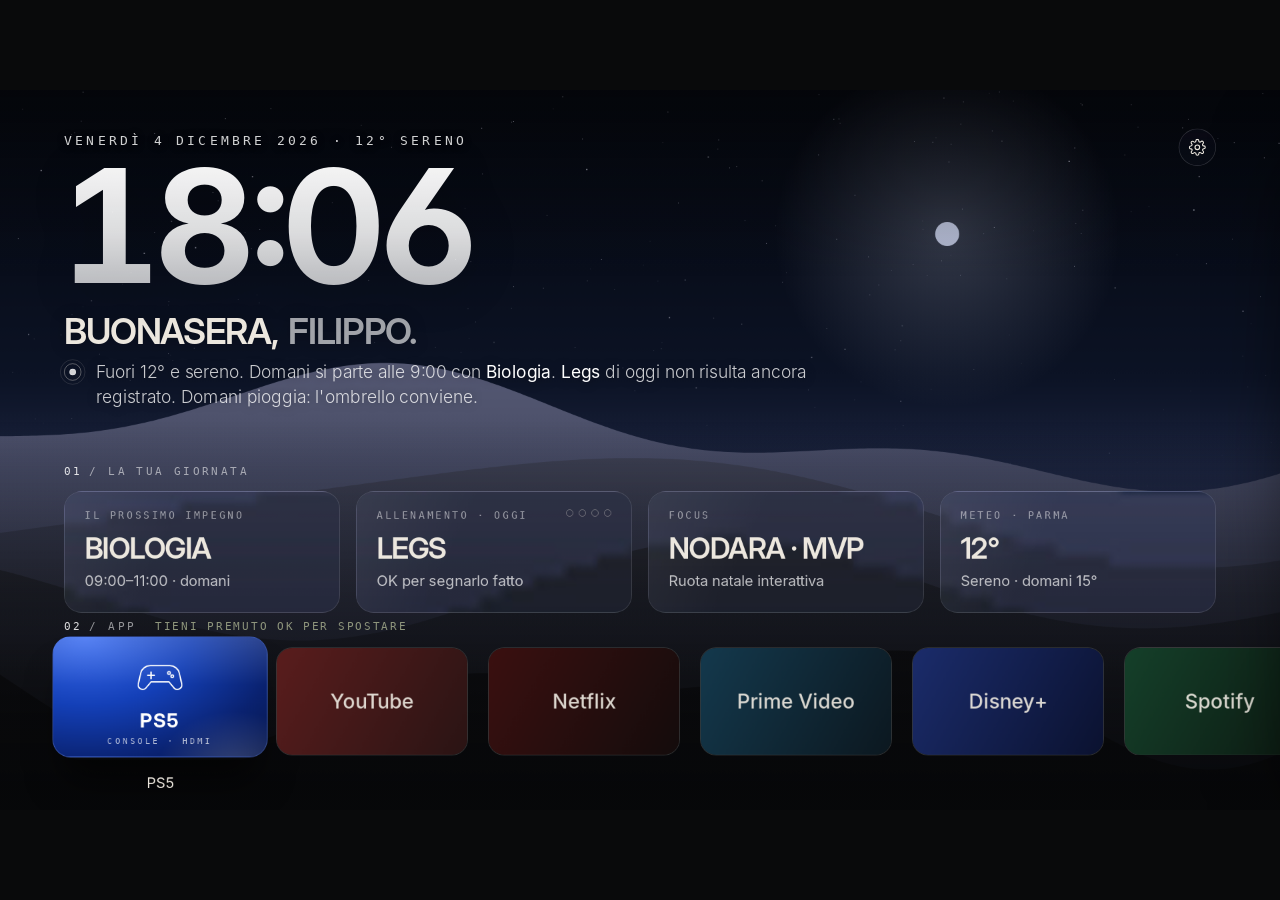
<file: app/src/main/assets/www/index.html>
<!doctype html>
<html lang="it">
<head>
<meta charset="utf-8">
<meta name="viewport" content="width=device-width,initial-scale=1">
<title>BIOS TV</title>
<link rel="stylesheet" href="style.css">
</head>
<body class="theme-landscape">
<div id="stage">
  <div class="bg">
    <canvas class="scene" id="scene" width="1920" height="1080"></canvas>
    <canvas class="scene scene-b" id="sceneB" width="1920" height="1080"></canvas>
    <div class="mist"><i></i><i></i></div>
    <img class="wallpaper" id="wallpaper" alt="">
    <div class="glow glow-a"></div>
    <div class="glow glow-b"></div>
    <div class="glow glow-tint" id="tintA"></div>
    <div class="glow glow-tint" id="tintB"></div>
    <div class="grain"></div>
  </div>

  <header class="topbar">
    <div class="brand"><span class="wordmark">BIOS</span><span class="mono dim">/ TV</span></div>
    <div class="top-right">
      <div class="weather-pill" id="weatherPill">
        <span class="wicon" id="wIcon"></span>
        <span class="wtemp" id="wTemp">--°</span>
        <span class="wdesc mono" id="wDesc">METEO</span>
      </div>
      <button class="icon-btn focusable" id="btnSettings" data-row="top" data-idx="0" aria-label="Impostazioni">
        <svg viewBox="0 0 24 24"><circle cx="12" cy="12" r="3.2"/><path d="M19.4 15a1.7 1.7 0 0 0 .3 1.8l.1.1a2 2 0 1 1-2.8 2.8l-.1-.1a1.7 1.7 0 0 0-1.8-.3 1.7 1.7 0 0 0-1 1.5V21a2 2 0 1 1-4 0v-.1a1.7 1.7 0 0 0-1.1-1.5 1.7 1.7 0 0 0-1.8.3l-.1.1a2 2 0 1 1-2.8-2.8l.1-.1a1.7 1.7 0 0 0 .3-1.8 1.7 1.7 0 0 0-1.5-1H3a2 2 0 1 1 0-4h.1a1.7 1.7 0 0 0 1.5-1.1 1.7 1.7 0 0 0-.3-1.8l-.1-.1a2 2 0 1 1 2.8-2.8l.1.1a1.7 1.7 0 0 0 1.8.3H9a1.7 1.7 0 0 0 1-1.5V3a2 2 0 1 1 4 0v.1a1.7 1.7 0 0 0 1 1.5 1.7 1.7 0 0 0 1.8-.3l.1-.1a2 2 0 1 1 2.8 2.8l-.1.1a1.7 1.7 0 0 0-.3 1.8V9a1.7 1.7 0 0 0 1.5 1H21a2 2 0 1 1 0 4h-.1a1.7 1.7 0 0 0-1.5 1z"/></svg>
      </button>
    </div>
  </header>

  <section class="hero">
    <div class="hero-left">
      <div class="mono date" id="date">—</div>
      <h1 class="headline"><span id="h1">BENTORNATO,</span><span id="h2" class="muted">FILIPPO.</span></h1>
      <div class="jarvis">
        <div class="orb" id="orb"><i></i><i></i><i></i></div>
        <p id="jarvisText"></p>
      </div>
    </div>
    <div class="hero-right">
      <div class="clock" id="clock">--:--</div>
      <div class="mono clock-sub" id="clockSub">—</div>
    </div>
  </section>

  <section class="block block-cards">
    <div class="label mono"><span>01</span> / LA TUA GIORNATA</div>
    <div class="cards" id="cards"></div>
  </section>

  <section class="block block-apps">
    <div class="label mono"><span>02</span> / APP <em class="hint" id="appsHint"></em></div>
    <div class="apps-viewport"><div class="apps" id="apps"></div></div>
  </section>

  <!-- Screensaver: only the landscape and a small drifting clock -->
  <div class="saver-layer" id="saver">
    <div class="saver-clock glass-num" id="saverClock">--:--</div>
    <div class="mono saver-date" id="saverDate">—</div>
  </div>

  <!-- Study session -->
  <div class="study-layer" id="study">
    <div class="mono study-k" id="studyK">SESSIONE DI STUDIO</div>
    <div class="study-title" id="studyTitle">Studio</div>
    <div class="study-ring">
      <svg viewBox="0 0 640 640"><circle class="track" cx="320" cy="320" r="296"/><circle class="bar" id="studyBar" cx="320" cy="320" r="296"/></svg>
      <div class="study-time glass-num" id="studyTime">50:00</div>
      <div class="mono study-phase" id="studyPhase">CONCENTRAZIONE</div>
    </div>
    <div class="mono study-hint">OK · PAUSA &nbsp;&nbsp;/&nbsp;&nbsp; INDIETRO · TERMINA</div>
  </div>

  <div class="panel-scrim" id="scrim"></div>
  <aside class="panel" id="panel"></aside>
  <div class="toast mono" id="toast"></div>
</div>
<script src="clock.js"></script>
<script src="scene.js"></script>
<script src="jarvis.js"></script>
<script src="app.js"></script>
</body>
</html>
</file>
<file: app/src/main/assets/www/style.css>
/* BIOS TV — design system
   Palette and type taken from BIOS (Monolith): near-black, ivory ink, grey
   second lines, olive accent, letter-spaced mono labels, tight display type. */

@font-face { font-family: "Inter"; src: url(fonts/Inter-Light.otf); font-weight: 300; }
@font-face { font-family: "Inter"; src: url(fonts/Inter-Regular.otf); font-weight: 400; }
@font-face { font-family: "Inter"; src: url(fonts/Inter-Medium.otf); font-weight: 500; }
@font-face { font-family: "InterDisplay"; src: url(fonts/InterDisplay-Thin.otf); font-weight: 100; }
@font-face { font-family: "InterDisplay"; src: url(fonts/InterDisplay-ExtraLight.otf); font-weight: 200; }
@font-face { font-family: "InterDisplay"; src: url(fonts/InterDisplay-SemiBold.otf); font-weight: 600; }
@font-face { font-family: "InterDisplay"; src: url(fonts/InterDisplay-Bold.otf); font-weight: 700; }
@font-face { font-family: "BiosMono"; src: url(fonts/Mono.ttf); }

:root {
  --bg: #090a0b;
  --ink: #ece7de;
  --ink-2: rgba(236, 231, 222, .64);
  --ink-3: rgba(236, 231, 222, .38);
  --muted: #7f827f;
  --line: rgba(236, 231, 222, .10);
  --line-2: rgba(236, 231, 222, .18);
  --olive: #8e957c;
  --olive-deep: #4f5544;
  --card: rgba(255, 255, 255, .035);
  --card-hi: rgba(255, 255, 255, .075);
  --ease: cubic-bezier(.2, .8, .2, 1);
  --tint: rgba(110, 118, 96, .55);
}

* { box-sizing: border-box; margin: 0; padding: 0; }
html, body { width: 100%; height: 100%; overflow: hidden; background: var(--bg); }
body { color: var(--ink); font-family: "Inter", system-ui, sans-serif; -webkit-font-smoothing: antialiased; }
button { font: inherit; color: inherit; background: none; border: 0; }
.mono { font-family: "BiosMono", ui-monospace, monospace; letter-spacing: .24em; text-transform: uppercase; }
.dim { color: var(--ink-3); }
.muted { color: var(--muted); }

/* 1920×1080 stage, scaled to the TV's real viewport */
#stage { position: fixed; left: 0; top: 0; width: 1920px; height: 1080px; transform-origin: 0 0; overflow: hidden; }

/* ---------- background ---------- */
.bg { position: absolute; inset: 0; background: var(--bg); }
.glow { position: absolute; border-radius: 50%; will-change: transform; }
.glow-a { width: 1400px; height: 1400px; right: -520px; top: -760px;
  background: radial-gradient(circle, rgba(142, 149, 124, .20) 0%, rgba(142, 149, 124, 0) 62%);
  animation: driftA 38s ease-in-out infinite alternate; }
.glow-b { width: 1200px; height: 1200px; left: -560px; bottom: -760px;
  background: radial-gradient(circle, rgba(236, 231, 222, .07) 0%, rgba(236, 231, 222, 0) 60%);
  animation: driftB 46s ease-in-out infinite alternate; }
/* App-colour glow: two layers cross-faded with opacity only (GPU-cheap, no repaint) */
.glow-tint { width: 1700px; height: 900px; left: 110px; bottom: -560px; opacity: 0; transition: opacity .7s ease; will-change: opacity; }
.glow-tint.on { opacity: .5; }
.grain { position: absolute; inset: 0; opacity: .5;
  background: linear-gradient(180deg, rgba(9,10,11,0) 0%, rgba(9,10,11,.35) 70%, rgba(9,10,11,.8) 100%); }
body.night .glow-a { opacity: .6; }
body.morning .glow-b { background: radial-gradient(circle, rgba(236, 214, 180, .10) 0%, rgba(236, 214, 180, 0) 60%); }
@keyframes driftA { to { transform: translate(-160px, 120px) scale(1.08); } }
@keyframes driftB { to { transform: translate(180px, -90px) scale(1.1); } }

/* ---------- top bar ---------- */
.topbar { position: absolute; left: 96px; right: 96px; top: 54px; height: 64px;
  display: flex; align-items: center; justify-content: space-between; }
.brand { display: flex; align-items: baseline; gap: 18px; }
.wordmark { font-family: "Inter"; font-weight: 500; font-size: 30px; letter-spacing: .34em; }
.brand .mono { font-size: 17px; }
.top-right { margin-left: auto; display: flex; align-items: center; gap: 18px; }
.weather-pill { height: 56px; padding: 0 26px 0 20px; border-radius: 28px; display: flex; align-items: center; gap: 14px;
  background: var(--card); border: 1px solid var(--line); }
.wicon svg { width: 30px; height: 30px; stroke: var(--ink); stroke-width: 1.5; fill: none; stroke-linecap: round; stroke-linejoin: round; display: block; }
.wtemp { font-size: 26px; font-weight: 400; }
.wdesc { font-size: 15px; color: var(--ink-2); }
.icon-btn { width: 56px; height: 56px; border-radius: 28px; display: grid; place-items: center;
  background: var(--card); border: 1px solid var(--line); transition: transform .35s var(--ease), background .35s, border-color .35s; }
.icon-btn svg { width: 26px; height: 26px; stroke: var(--ink-2); stroke-width: 1.5; fill: none; }
.icon-btn.focused { transform: scale(1.12); background: var(--ink); border-color: var(--ink); }
.icon-btn.focused svg { stroke: var(--bg); }

/* ---------- hero ---------- */
.hero { position: absolute; left: 96px; right: 96px; top: 168px; height: 380px; display: flex; justify-content: space-between; }
.hero-left { width: 1180px; }
.date { font-size: 22px; color: var(--ink-2); }
.headline { margin-top: 26px; font-family: "InterDisplay"; font-weight: 600; font-size: 124px; line-height: .9;
  letter-spacing: -.055em; text-transform: uppercase; }
.headline span { display: block; }
.jarvis { margin-top: 34px; display: flex; gap: 22px; align-items: flex-start; min-height: 96px; }
.jarvis p { font-size: 29px; line-height: 1.42; font-weight: 300; color: var(--ink-2); max-width: 1060px; }
.jarvis p .hl { color: var(--ink); font-weight: 400; }
.jarvis p .caret { display: inline-block; width: 2px; height: 1em; margin-left: 3px; vertical-align: -3px; background: var(--olive); animation: blink 1s steps(1) infinite; }
@keyframes blink { 50% { opacity: 0; } }

/* Jarvis "core": three concentric rings, breathing at rest, pulsing while speaking */
.orb { position: relative; flex: 0 0 26px; height: 26px; margin-top: 7px; }
.orb i { position: absolute; inset: 0; border-radius: 50%; border: 1.5px solid var(--olive); opacity: .9; }
.orb i:nth-child(1) { inset: 8px; background: var(--olive); border-color: transparent; }
.orb i:nth-child(2) { opacity: .5; animation: breathe 4.2s ease-in-out infinite; }
.orb i:nth-child(3) { inset: -6px; opacity: .18; animation: breathe 4.2s ease-in-out infinite .6s; }
.orb.speaking i:nth-child(1) { background: var(--ink); }
.orb.speaking i:nth-child(2) { animation: pulse .9s var(--ease) infinite; border-color: var(--ink); }
.orb.speaking i:nth-child(3) { animation: pulse .9s var(--ease) infinite .3s; border-color: var(--ink); }
@keyframes breathe { 50% { transform: scale(1.18); opacity: .1; } }
@keyframes pulse { 0% { transform: scale(.9); opacity: .9; } 100% { transform: scale(1.9); opacity: 0; } }

.hero-right { text-align: right; padding-top: 2px; }
.clock { font-family: "InterDisplay"; font-weight: 100; font-size: 232px; line-height: .86; letter-spacing: -.06em; font-variant-numeric: tabular-nums; }
/* Apple lock-screen style: heavy, tight, glassy white with a soft top-to-bottom falloff */
.clock.apple { font-weight: 700; letter-spacing: -.045em; font-feature-settings: "tnum" 1, "case" 1, "ss01" 1;
  color: transparent; -webkit-background-clip: text; background-clip: text;
  background-image: linear-gradient(180deg, rgba(255,255,255,.97) 0%, rgba(255,255,255,.86) 55%, rgba(255,255,255,.7) 100%);
  filter: drop-shadow(0 8px 34px rgba(0,0,0,.22)); }
.theme-monolith .clock.apple { background-image: linear-gradient(180deg, #f3eee6 0%, rgba(236,231,222,.78) 100%); }
.clock-sub { margin-top: 22px; font-size: 18px; color: var(--ink-3); }

/* ---------- blocks ---------- */
.block { position: absolute; left: 96px; right: 0; }
.label { font-size: 17px; color: var(--ink-3); height: 24px; display: flex; gap: 10px; align-items: center; }
.label span { color: var(--ink-2); }
.label .hint { font-style: normal; color: var(--olive); margin-left: 18px; letter-spacing: .18em; }

.block-cards { top: 578px; }
.theme-landscape .block-cards { top: 560px; }
.theme-landscape .block-apps { top: 792px; }
.cards { margin-top: 18px; display: flex; gap: 24px; }
.card { position: relative; width: 414px; height: 182px; padding: 26px 30px; border-radius: 26px;
  background: linear-gradient(180deg, var(--card-hi), var(--card)); border: 1px solid var(--line);
  transition: transform .28s var(--ease), border-color .28s; overflow: hidden; will-change: transform; }
.card::before { content: ""; position: absolute; inset: 0; border-radius: inherit; pointer-events: none;
  background: linear-gradient(115deg, rgba(255,255,255,.10), rgba(255,255,255,0) 38%); opacity: .55; }
.card .k { font-size: 15px; color: var(--ink-3); }
.card .v { margin-top: 18px; font-family: "InterDisplay"; font-weight: 600; font-size: 44px; letter-spacing: -.035em; text-transform: uppercase; line-height: 1;
  white-space: nowrap; overflow: hidden; text-overflow: ellipsis; }
.card .s { margin-top: 14px; font-size: 22px; color: var(--ink-2); white-space: nowrap; overflow: hidden; text-overflow: ellipsis; }
.card .dots { position: absolute; right: 30px; top: 26px; display: flex; gap: 8px; }
.card .dots i { width: 11px; height: 11px; border-radius: 50%; border: 1.5px solid var(--ink-3); }
.card .dots i.on { background: var(--olive); border-color: var(--olive); }
.card .badge { position: absolute; right: 26px; bottom: 24px; font-size: 13px; padding: 7px 12px; border-radius: 14px; border: 1px solid var(--line-2); color: var(--ink-2); }
.card .badge.ok { border-color: var(--olive); color: var(--olive); }
.card::after { content: ""; position: absolute; inset: 0; border-radius: inherit; pointer-events: none;
  background: rgba(255,255,255,.12); opacity: 0; transition: opacity .28s; }
.card.focused { transform: translate3d(0, -8px, 0) scale(1.04); border-color: rgba(236,231,222,.5); }
.card.focused::after { opacity: 1; }

/* ---------- apps (tvOS-style tiles) ---------- */
.block-apps { top: 806px; }
.apps-viewport { margin-top: 20px; height: 240px; margin-left: -24px; padding-left: 24px; overflow: visible; }
.apps { display: flex; gap: 30px; transition: transform .34s var(--ease); will-change: transform; }
.tile { position: relative; flex: 0 0 auto; width: 288px; }
.tile .art { position: relative; width: 288px; height: 162px; border-radius: 24px; overflow: hidden;
  background: #16181a; border: 1px solid var(--line);
  transition: transform .24s var(--ease); will-change: transform; transform: translateZ(0); }
/* Shadow lives on its own layer and only fades: no box-shadow repaint while moving */
.tile .shade { position: absolute; left: 6px; right: 6px; top: 14px; height: 150px; border-radius: 24px;
  box-shadow: 0 30px 50px rgba(0,0,0,.55); opacity: 0; transform: scale(1.06);
  transition: opacity .24s; will-change: opacity; }
.tile.focused .shade { opacity: 1; }
.tile .art img { position: absolute; inset: 0; width: 100%; height: 100%; object-fit: cover; }
.tile .art.icon-only img { inset: auto; left: 50%; top: 50%; width: 96px; height: 96px; transform: translate(-50%, -50%); object-fit: contain; }
.tile .art.icon-only .nm { position: absolute; left: 0; right: 0; bottom: 14px; text-align: center; font-size: 17px; color: var(--ink-2); }
.tile .art::after { content: ""; position: absolute; inset: -40%; pointer-events: none; opacity: 0;
  background: linear-gradient(105deg, rgba(255,255,255,0) 40%, rgba(255,255,255,.28) 50%, rgba(255,255,255,0) 60%);
  transform: translateX(-60%); transition: opacity .3s; }
.tile .name { position: absolute; left: 0; right: 0; top: 182px; text-align: center; font-size: 22px; color: var(--ink);
  opacity: 0; transform: translateY(-6px); transition: opacity .2s, transform .24s var(--ease); white-space: nowrap; overflow: hidden; text-overflow: ellipsis; }
.tile.focused .art { transform: scale(1.12) translate3d(0, -6px, 0); }
.tile.focused .art::after { opacity: 1; animation: sheen 1.1s var(--ease) .15s 1 both; }
.tile.focused .name { opacity: 1; transform: translateY(8px); }
@keyframes sheen { 0% { transform: translateX(-60%); } 100% { transform: translateX(60%); } }
.tile.moving .art { animation: wiggle .32s ease-in-out infinite alternate; border-color: var(--olive); }
@keyframes wiggle { from { transform: scale(1.12) translateY(-6px) rotate(-1.2deg); } to { transform: scale(1.12) translateY(-6px) rotate(1.2deg); } }
.apps-empty { font-size: 24px; color: var(--ink-3); padding-top: 50px; }

/* ---------- panel ---------- */
.panel-scrim { position: absolute; inset: 0; background: rgba(5,6,7,.55); opacity: 0; transition: opacity .45s var(--ease); pointer-events: none; }
.panel { position: absolute; top: 40px; right: 40px; bottom: 40px; width: 720px; border-radius: 36px; padding: 52px 52px;
  background: rgba(22, 24, 25, .82); border: 1px solid var(--line-2);
  -webkit-backdrop-filter: blur(40px) saturate(1.2); backdrop-filter: blur(40px) saturate(1.2);
  box-shadow: 0 40px 120px rgba(0,0,0,.6), inset 0 1px 0 rgba(255,255,255,.12);
  transform: translateX(780px); transition: transform .55s var(--ease); overflow-y: auto; scrollbar-width: none; }
.panel::-webkit-scrollbar { display: none; }
.panel > .list:last-child .pbtn:last-child { margin-bottom: 52px; }
body.panel-open .panel { transform: none; }
body.panel-open .panel-scrim { opacity: 1; }
.panel h2 { font-family: "InterDisplay"; font-weight: 600; font-size: 64px; letter-spacing: -.045em; text-transform: uppercase; line-height: .95; margin-top: 14px; }
.panel h2 .muted { display: block; }
.panel .k { font-size: 15px; color: var(--ink-3); }
.panel .info { margin-top: 34px; padding: 26px 28px; border-radius: 22px; border: 1px solid var(--line); background: rgba(255,255,255,.03); }
.panel .info .big { font-size: 34px; font-weight: 400; margin-top: 10px; letter-spacing: -.01em; }
.panel .info .row { display: flex; justify-content: space-between; align-items: flex-end; }
.panel .info .pin { font-family: "BiosMono"; font-size: 40px; letter-spacing: .3em; color: var(--olive); }
.panel .list { margin-top: 26px; display: flex; flex-direction: column; gap: 12px; }
.pbtn { height: 74px; padding: 0 28px; border-radius: 20px; display: flex; align-items: center; justify-content: space-between;
  font-size: 26px; color: var(--ink-2); border: 1px solid transparent; transition: background .3s, color .3s, transform .3s var(--ease); text-align: left; }
.pbtn .st { font-family: "BiosMono"; font-size: 15px; letter-spacing: .2em; color: var(--ink-3); }
.pbtn.focused { background: var(--ink); color: var(--bg); transform: scale(1.02); }
.pbtn.focused .st { color: rgba(9,10,11,.6); }
.agenda { margin-top: 30px; display: flex; flex-direction: column; gap: 6px; }
.agenda .day { margin-top: 18px; font-size: 15px; color: var(--ink-3); }
.agenda .ev { display: flex; gap: 24px; padding: 14px 0; border-bottom: 1px solid var(--line); font-size: 26px; }
.agenda .ev .t { font-family: "BiosMono"; font-size: 20px; letter-spacing: .08em; color: var(--ink-2); width: 170px; padding-top: 4px; }
.agenda .empty { color: var(--ink-3); font-size: 24px; margin-top: 30px; }

.toast { position: absolute; left: 50%; bottom: 46px; transform: translate(-50%, 20px); padding: 16px 26px; border-radius: 30px; font-size: 16px;
  background: rgba(236,231,222,.92); color: var(--bg); opacity: 0; transition: opacity .35s, transform .35s var(--ease); }
.toast.show { opacity: 1; transform: translate(-50%, 0); }

@media (prefers-reduced-motion: reduce) { .glow { animation: none; } }

/* =====================================================================
   Theme: Paesaggio — full-bleed living landscape, huge thin clock, glass.
   ===================================================================== */
.scene, .wallpaper { position: absolute; inset: 0; width: 100%; height: 100%; display: none; }
.wallpaper { object-fit: cover; }
.theme-landscape .scene { display: block; }
.theme-landscape.has-wallpaper .scene { display: none; }
.theme-landscape.has-wallpaper .wallpaper { display: block; }
.theme-landscape .glow-a, .theme-landscape .glow-b { display: none; }
.theme-landscape .glow-tint { opacity: .35; }
.theme-landscape .grain { opacity: 1;
  background: linear-gradient(180deg, rgba(6,7,9,.35) 0%, rgba(6,7,9,0) 26%, rgba(6,7,9,0) 46%, rgba(6,7,9,.42) 70%, rgba(6,7,9,.78) 100%); }

.theme-landscape .brand, .theme-landscape .weather-pill { display: none; }
.theme-landscape .icon-btn { background: rgba(20,22,24,.32); border-color: rgba(255,255,255,.16);
  -webkit-backdrop-filter: blur(20px); backdrop-filter: blur(20px); }
.theme-landscape .icon-btn svg { stroke: var(--ink); }

.theme-landscape .hero { top: 64px; height: auto; display: grid; grid-template-columns: 1fr;
  grid-template-areas: "date" "clock" "head" "jarvis"; justify-items: start; }
.theme-landscape .hero-left, .theme-landscape .hero-right { display: contents; }
.theme-landscape .date { grid-area: date; font-size: 20px; color: rgba(255,255,255,.82); text-shadow: 0 1px 12px rgba(0,0,0,.35); }
.theme-landscape .clock { grid-area: clock; margin-top: 6px; margin-left: -10px; font-size: 250px; font-weight: 100;
  color: rgba(255,255,255,.94); text-shadow: 0 4px 40px rgba(0,0,0,.18); }
.theme-landscape .clock.apple { margin-left: -6px; margin-top: 14px; font-size: 236px; font-weight: 700; color: transparent; text-shadow: none; }
.theme-landscape .clock-sub { display: none; }
.theme-landscape .headline { grid-area: head; margin-top: 30px; font-size: 54px; letter-spacing: -.035em; line-height: 1;
  text-shadow: 0 2px 24px rgba(0,0,0,.3); }
.theme-landscape .headline span { display: inline; }
.theme-landscape .headline .muted { color: rgba(255,255,255,.62); margin-left: .28em; }
.theme-landscape .jarvis { grid-area: jarvis; margin-top: 16px; min-height: 0; }
.theme-landscape .jarvis p { font-size: 26px; max-width: 1180px; color: rgba(255,255,255,.78); text-shadow: 0 1px 16px rgba(0,0,0,.4); }
.theme-landscape .jarvis p .hl { color: #fff; }
.theme-landscape .orb { margin-top: 5px; }
.theme-landscape .orb i { border-color: rgba(255,255,255,.85); }
.theme-landscape .orb i:nth-child(1) { background: rgba(255,255,255,.9); }

.theme-landscape .label { color: rgba(255,255,255,.55); }
.theme-landscape .label span { color: rgba(255,255,255,.85); }
.theme-landscape .card { background: rgba(16,18,20,.34); border-color: rgba(255,255,255,.14);
  -webkit-backdrop-filter: blur(26px) saturate(1.35); backdrop-filter: blur(26px) saturate(1.35); }
.theme-landscape.frost .card, .theme-landscape.frost .icon-btn { -webkit-backdrop-filter: none; backdrop-filter: none;
  background-color: transparent; background-repeat: no-repeat; background-size: 1920px 1080px; }
.theme-landscape .card .k { color: rgba(255,255,255,.55); }
.theme-landscape .card .s { color: rgba(255,255,255,.72); }
.theme-landscape .card.focused { border-color: rgba(255,255,255,.55); }
.theme-landscape .tile .art { border-color: rgba(255,255,255,.14); }

/* =====================================================================
   Screensaver and study session: the UI steps aside, the scene stays.
   ===================================================================== */
.topbar, .hero, .block { transition: opacity .9s ease; }
body.saver .topbar, body.saver .hero, body.saver .block,
body.studying .topbar, body.studying .hero, body.studying .block { opacity: 0; }
body.saver .grain, body.studying .grain { opacity: .55; transition: opacity 1.2s; }
body.saver .scene { animation: kenburns 90s ease-in-out infinite alternate; will-change: transform; }
@keyframes kenburns { from { transform: scale(1); } to { transform: scale(1.09) translate3d(-30px, -12px, 0); } }

.saver-layer, .study-layer { position: absolute; inset: 0; opacity: 0; pointer-events: none; transition: opacity 1.1s ease; }
body.saver .saver-layer, body.studying .study-layer { opacity: 1; }
.saver-clock { position: absolute; font-size: 150px; line-height: 1; transition: opacity .9s ease; }
.saver-date { position: absolute; font-size: 18px; color: rgba(255,255,255,.75); transition: opacity .9s ease; }
.saver-layer.moving .saver-clock, .saver-layer.moving .saver-date { opacity: 0; }

.study-layer { display: flex; flex-direction: column; align-items: center; justify-content: center; }
.study-k { font-size: 18px; color: rgba(255,255,255,.7); }
.study-title { margin-top: 14px; font-family: "InterDisplay"; font-weight: 600; font-size: 58px; letter-spacing: -.035em; text-transform: uppercase;
  max-width: 1400px; white-space: nowrap; overflow: hidden; text-overflow: ellipsis; text-shadow: 0 2px 24px rgba(0,0,0,.3); }
.study-ring { position: relative; width: 560px; height: 560px; margin-top: 38px; }
.study-ring svg { position: absolute; inset: 0; width: 100%; height: 100%; transform: rotate(-90deg); }
.study-ring circle { fill: none; stroke-width: 10; }
.study-ring .track { stroke: rgba(255,255,255,.14); }
.study-ring .bar { stroke: rgba(255,255,255,.92); stroke-linecap: round; stroke-dasharray: 1859.8; stroke-dashoffset: 0; transition: stroke-dashoffset 1s linear; }
.study-time { position: absolute; left: 0; right: 0; top: 50%; transform: translateY(-58%); text-align: center; font-size: 128px; line-height: 1; }
.study-phase { position: absolute; left: 0; right: 0; top: 66%; text-align: center; font-size: 16px; color: rgba(255,255,255,.7); }
body.study-paused .study-ring .bar { stroke: rgba(255,255,255,.4); }
body.study-break .study-ring .bar { stroke: #b9c4a0; }
.study-hint { margin-top: 44px; font-size: 14px; color: rgba(255,255,255,.5); }
.theme-monolith .study-ring .bar { stroke: var(--ink); }

/* Input tiles (HDMI: PS5, decoder…) */
.tile .art.input { background: linear-gradient(135deg, #1b1e22, #0f1113); display: flex; flex-direction: column; align-items: center; justify-content: center; gap: 12px; }
.tile .art.input svg { width: 64px; height: 64px; stroke: rgba(255,255,255,.9); stroke-width: 1.4; fill: none; stroke-linecap: round; stroke-linejoin: round; }
.tile .art.input .nm { font-size: 22px; font-weight: 500; letter-spacing: .02em; color: rgba(255,255,255,.92); }

/* Same glassy numerals as the Apple clock, for the screensaver and the study timer */
.glass-num { font-family: "InterDisplay"; font-weight: 700; letter-spacing: -.04em; font-feature-settings: "tnum" 1, "case" 1, "ss01" 1;
  color: transparent; -webkit-background-clip: text; background-clip: text;
  background-image: linear-gradient(180deg, rgba(255,255,255,.97) 0%, rgba(255,255,255,.86) 55%, rgba(255,255,255,.7) 100%);
  filter: drop-shadow(0 8px 34px rgba(0,0,0,.22)); }

/* Jarvis line fades in instead of typing (one composited transition) */
#jarvisText { opacity: 1; }
#jarvisText.in { animation: jfade .7s ease both; }
@keyframes jfade { from { opacity: 0; transform: translate3d(0, 6px, 0); } to { opacity: 1; transform: none; } }

/* PlayStation input: original console-style tile (no official marks) */
.tile .art.input.ps { background: radial-gradient(130% 150% at 15% 0%, #3d6ff2 0%, #1440b8 38%, #0a2270 70%, #06133f 100%); border-color: rgba(140,170,255,.35); }
.tile .art.input.ps::before { content: ""; position: absolute; inset: 0; pointer-events: none;
  background: radial-gradient(60% 80% at 85% 110%, rgba(255,255,255,.18), transparent 60%), linear-gradient(180deg, rgba(255,255,255,.14), transparent 40%); }
.tile .art.input.ps svg { width: 70px; height: 70px; stroke: #fff; stroke-width: 1.6; position: relative; }
.tile .art.input.ps .nm { position: relative; font-family: "InterDisplay"; font-weight: 700; font-size: 26px; letter-spacing: .06em; color: #fff; }
.tile .art.input.ps .sub { position: relative; font-family: "BiosMono"; font-size: 11px; letter-spacing: .28em; color: rgba(255,255,255,.7); margin-top: -6px; }

/* Screensaver v2: fixed clock, scenes that cross-fade, drifting mist (all composited layers) */
.scene-b { opacity: 0; transition: opacity 3s ease; }
.theme-landscape .scene-b { display: block; }
.scene-b.show { opacity: 1; }
body.saver .scene-b { animation: kenburns 90s ease-in-out infinite alternate-reverse; will-change: transform, opacity; }
.mist { position: absolute; inset: 0; overflow: hidden; opacity: 0; transition: opacity 3s ease; pointer-events: none; }
body.saver .mist { opacity: 1; }
.mist i { position: absolute; left: 0; width: 200%; height: 340px; will-change: transform;
  background: radial-gradient(40% 50% at 25% 50%, rgba(255,255,255,.10), transparent 70%),
              radial-gradient(35% 45% at 70% 55%, rgba(255,255,255,.08), transparent 70%); }
.mist i:nth-child(1) { top: 560px; animation: mistdrift 140s linear infinite; }
.mist i:nth-child(2) { top: 700px; opacity: .8; animation: mistdrift 95s linear infinite reverse; }
@keyframes mistdrift { from { transform: translate3d(0, 0, 0); } to { transform: translate3d(-50%, 0, 0); } }
body.night .mist i { opacity: .5; }

/* Settings v2: sections, a title and a one-line explanation per row */
.panel .sec { margin: 34px 0 0 6px; font-size: 14px; color: var(--ink-3); }
.panel .sec + .info, .panel .sec + .list { margin-top: 12px; }
.panel .info + .list { margin-top: 10px; }
.panel .list { gap: 6px; }
.pbtn { height: auto; min-height: 72px; padding: 14px 24px; gap: 20px; }
.pbtn .t { display: flex; flex-direction: column; gap: 4px; min-width: 0; }
.pbtn .t b { font-weight: 400; font-size: 25px; color: var(--ink); }
.pbtn .t small { font-size: 17px; color: var(--ink-3); line-height: 1.3; }
.pbtn .st { flex: none; }
.pbtn.focused .t b { color: var(--bg); }
.pbtn.focused .t small { color: rgba(9,10,11,.62); }
.panel h2 { font-size: 72px; }
.panel .info .big { font-size: 30px; }

.panel .info.steps p { font-size: 22px; color: var(--ink-2); line-height: 1.5; margin: 6px 0; }
.panel .info.steps p b { color: var(--ink); font-weight: 500; }
.panel .info.steps p > b:first-child { display: inline-block; width: 30px; font-family: "BiosMono"; color: var(--olive); }
.panel .info.steps .note { font-size: 17px; color: var(--ink-3); margin-top: 12px; }
</file>
